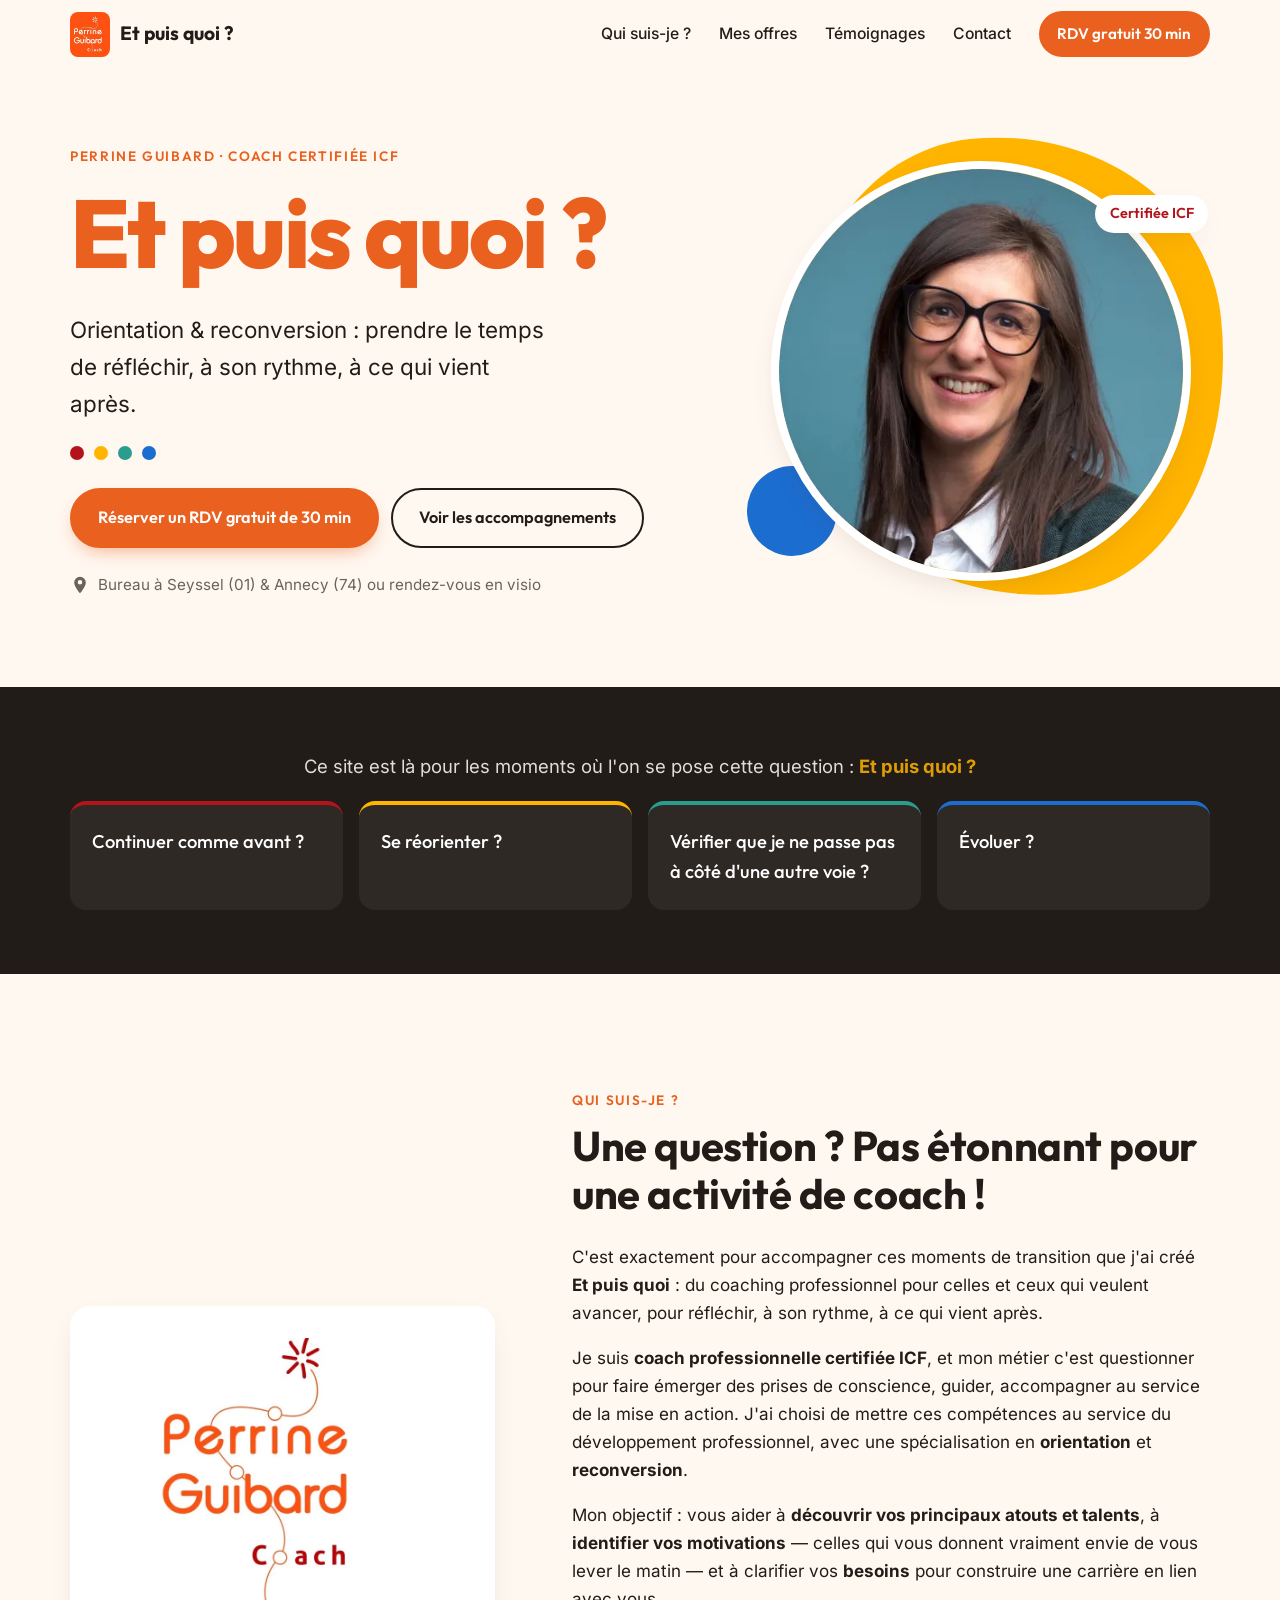
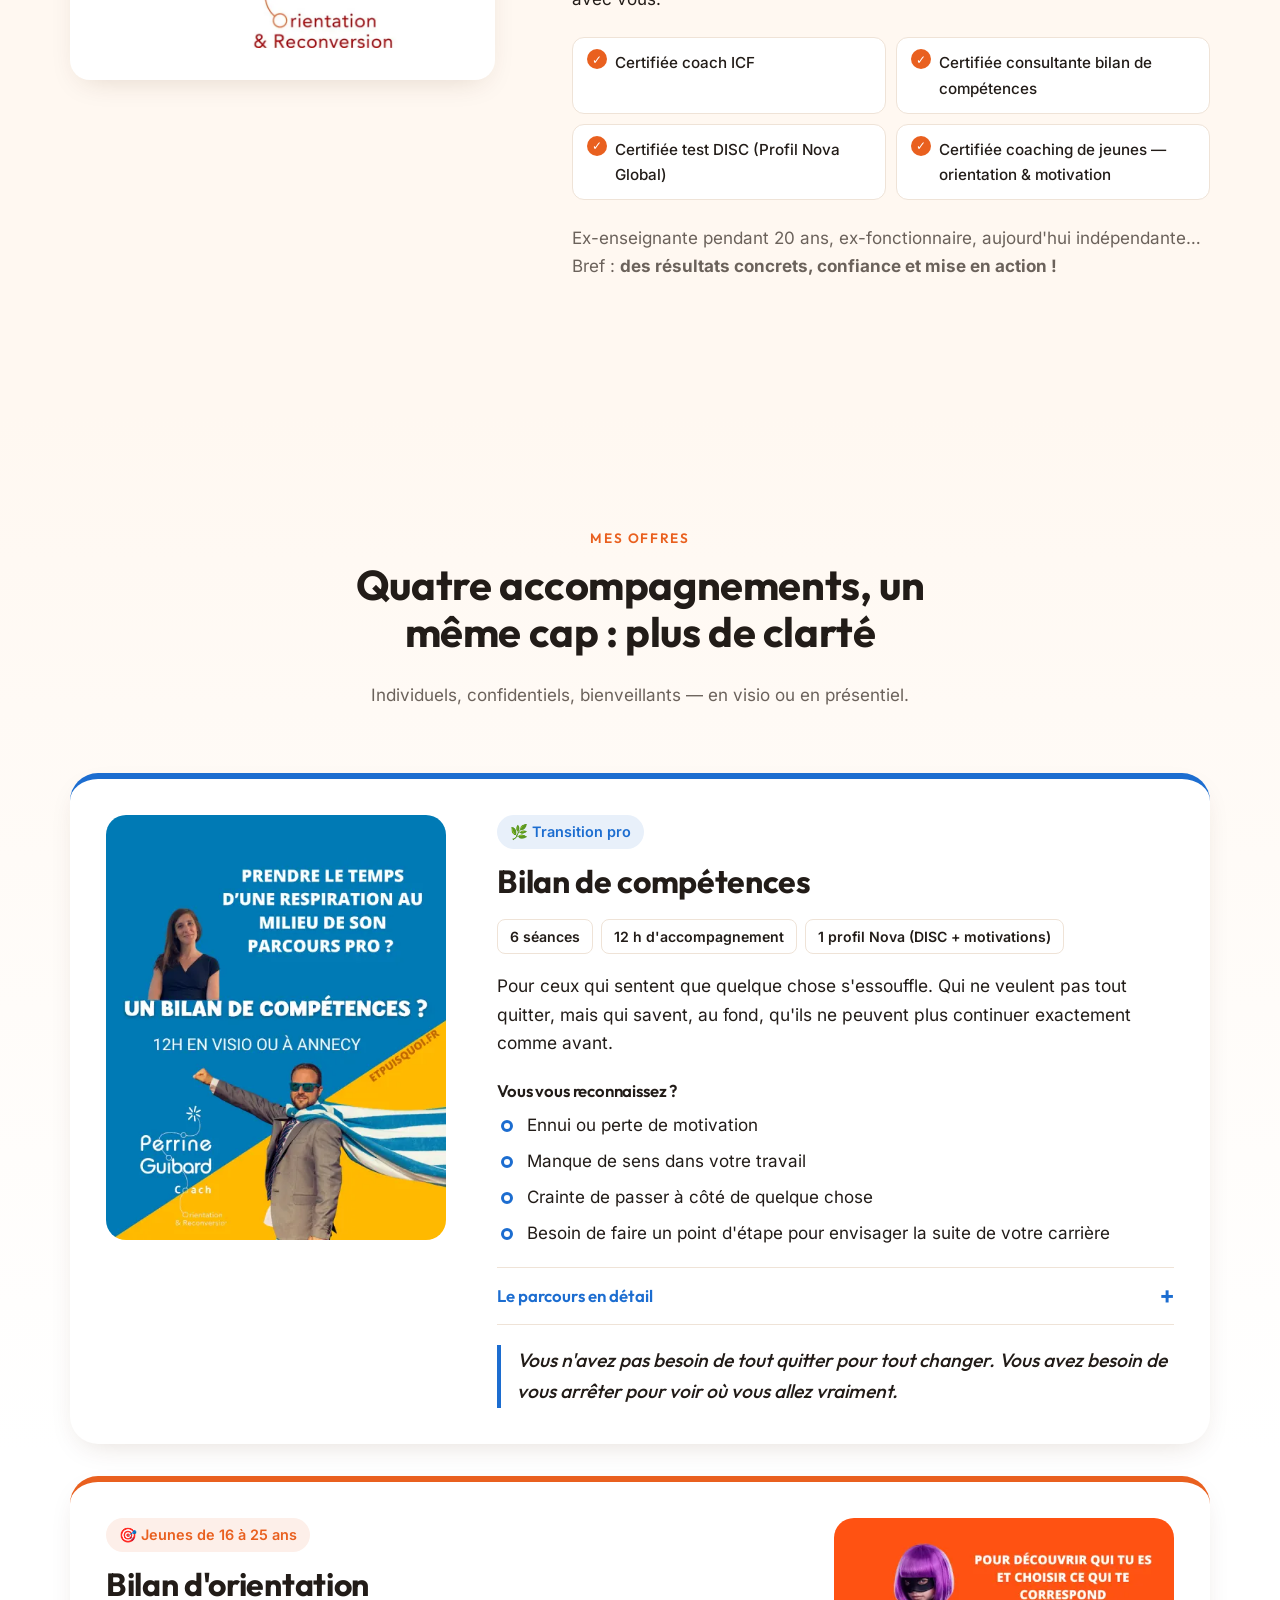
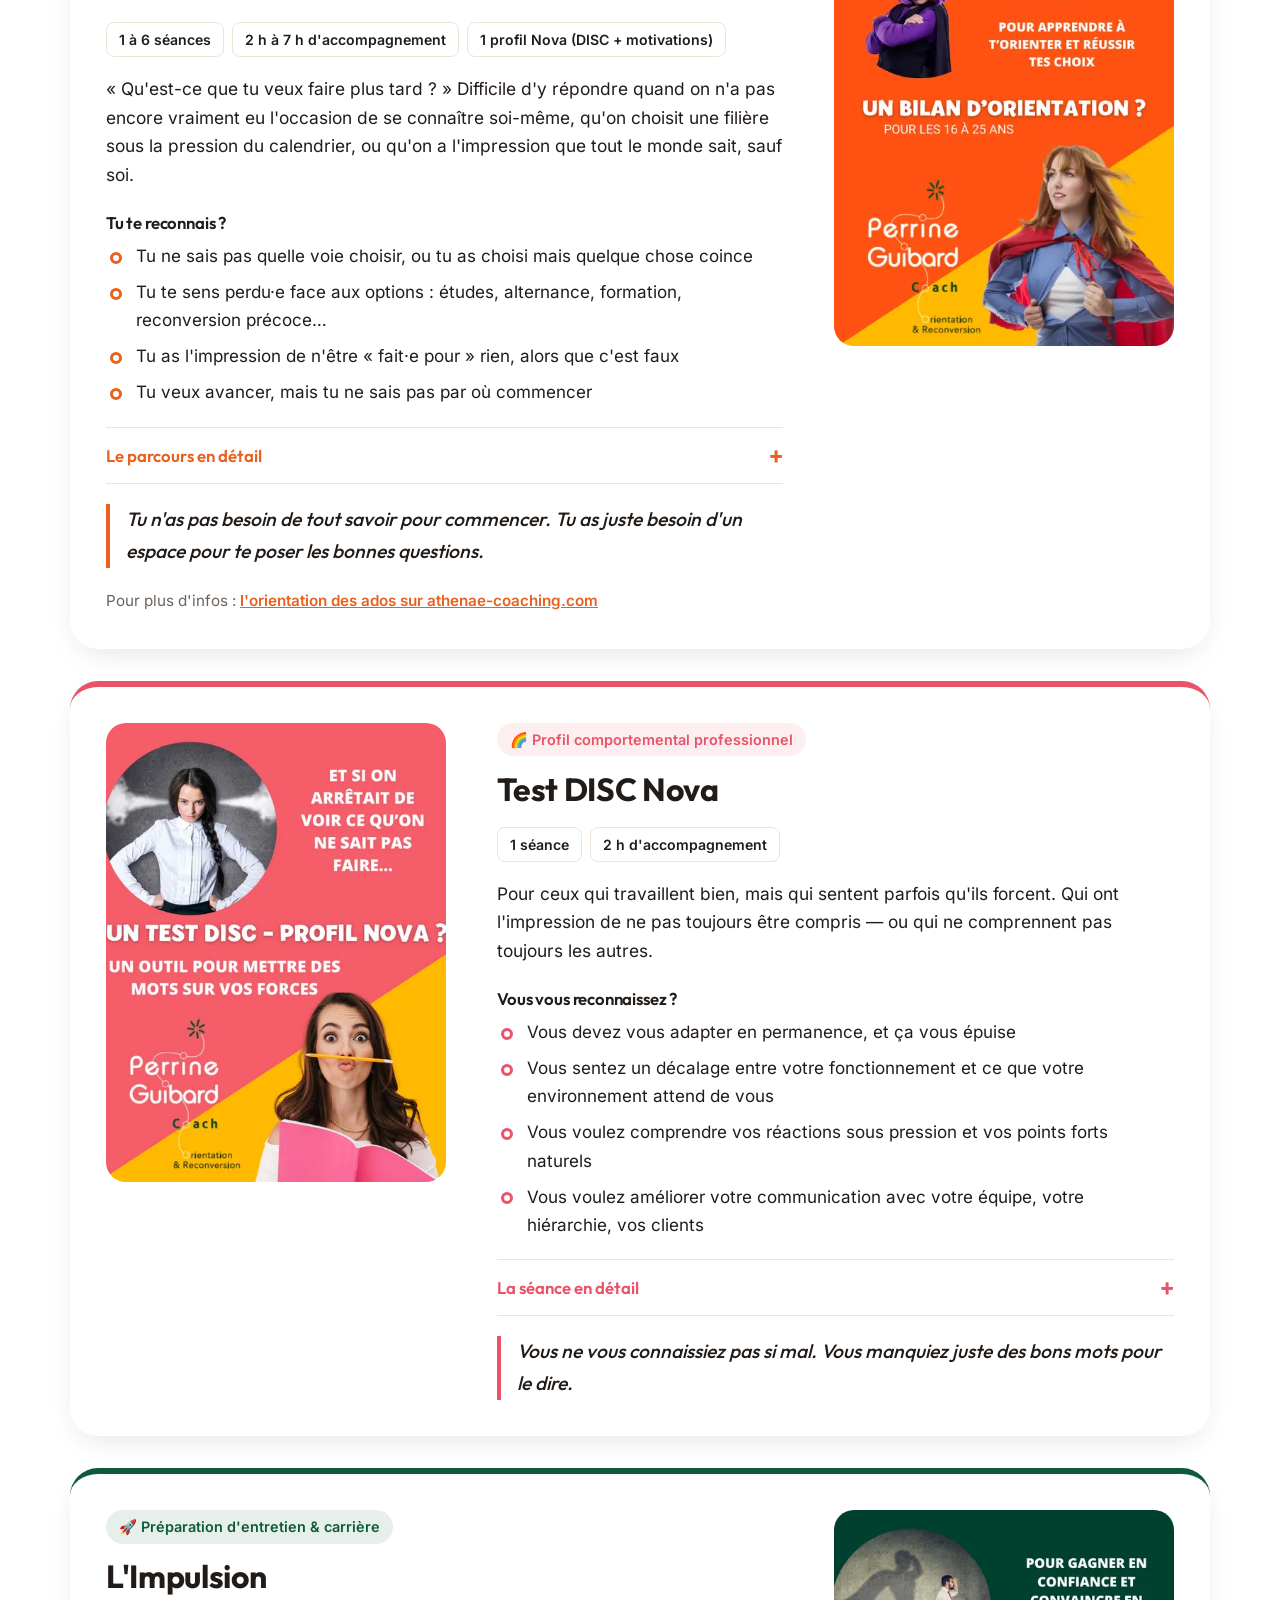
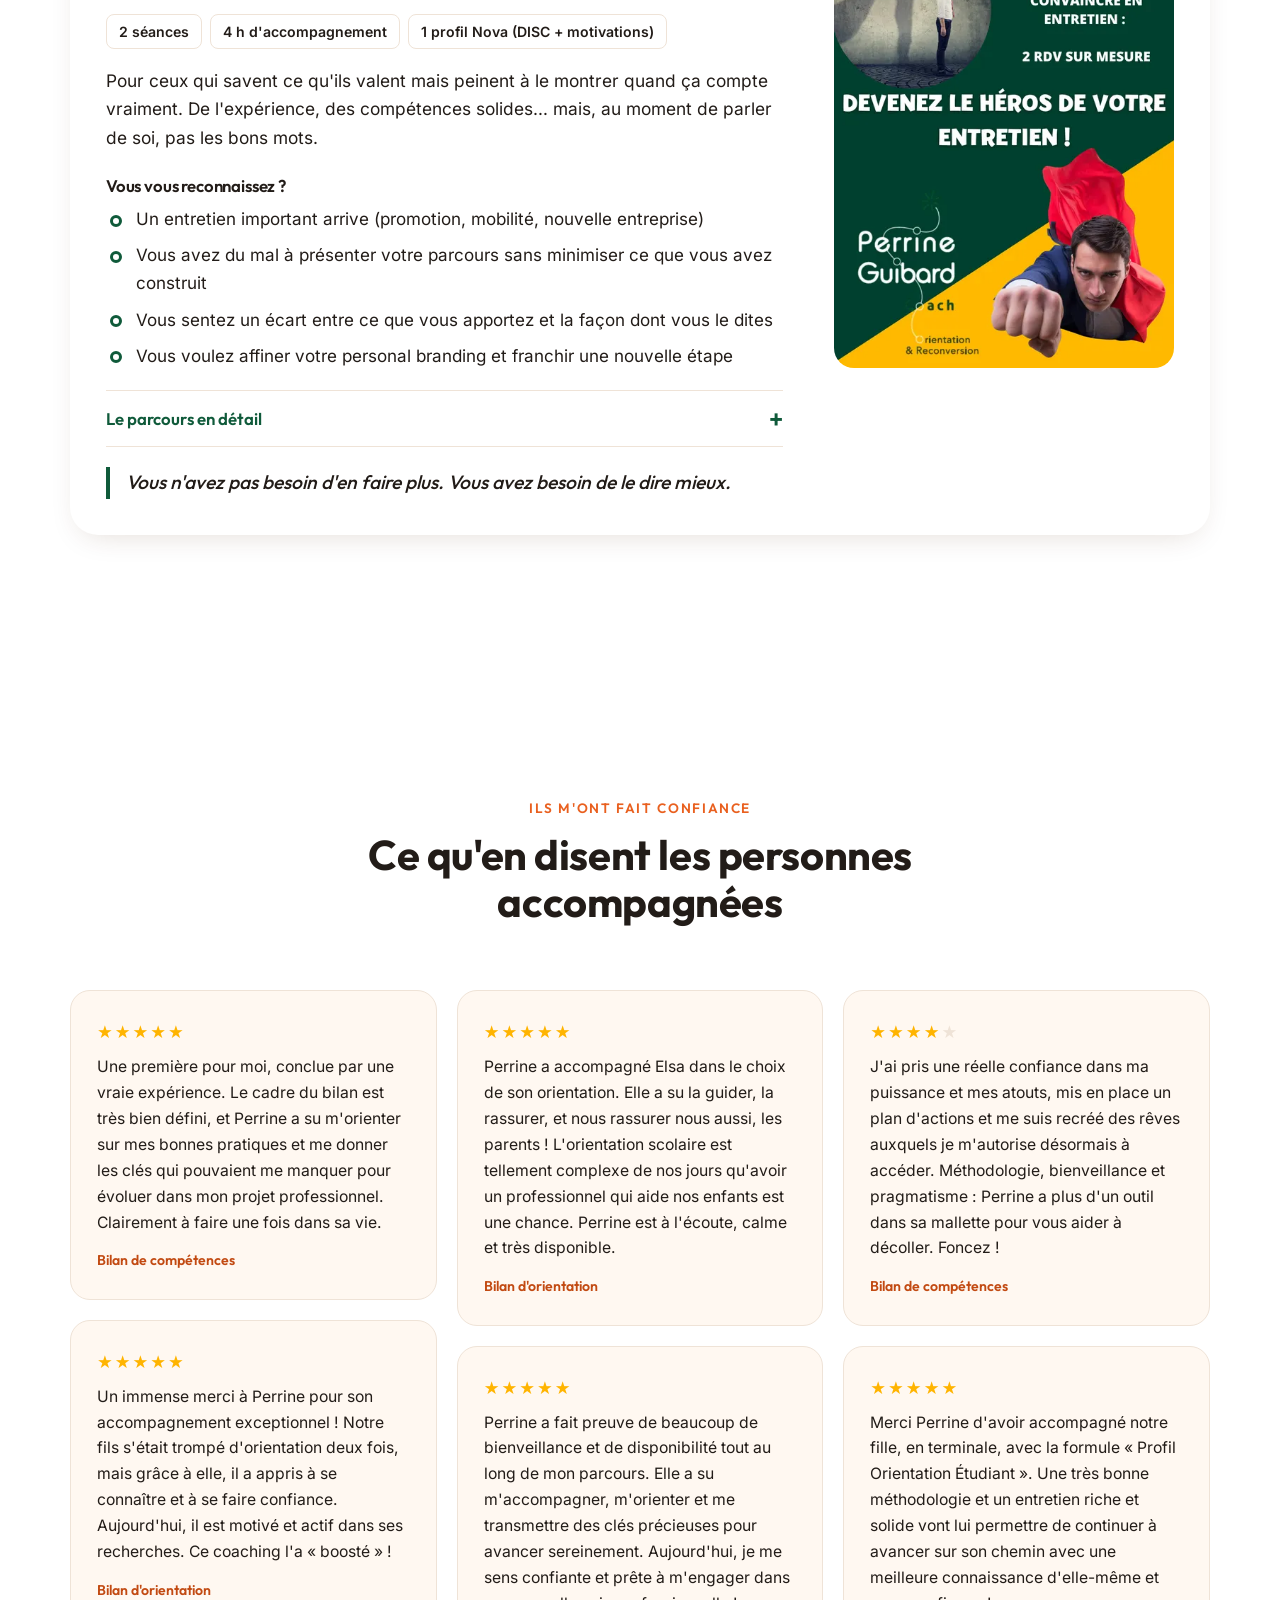
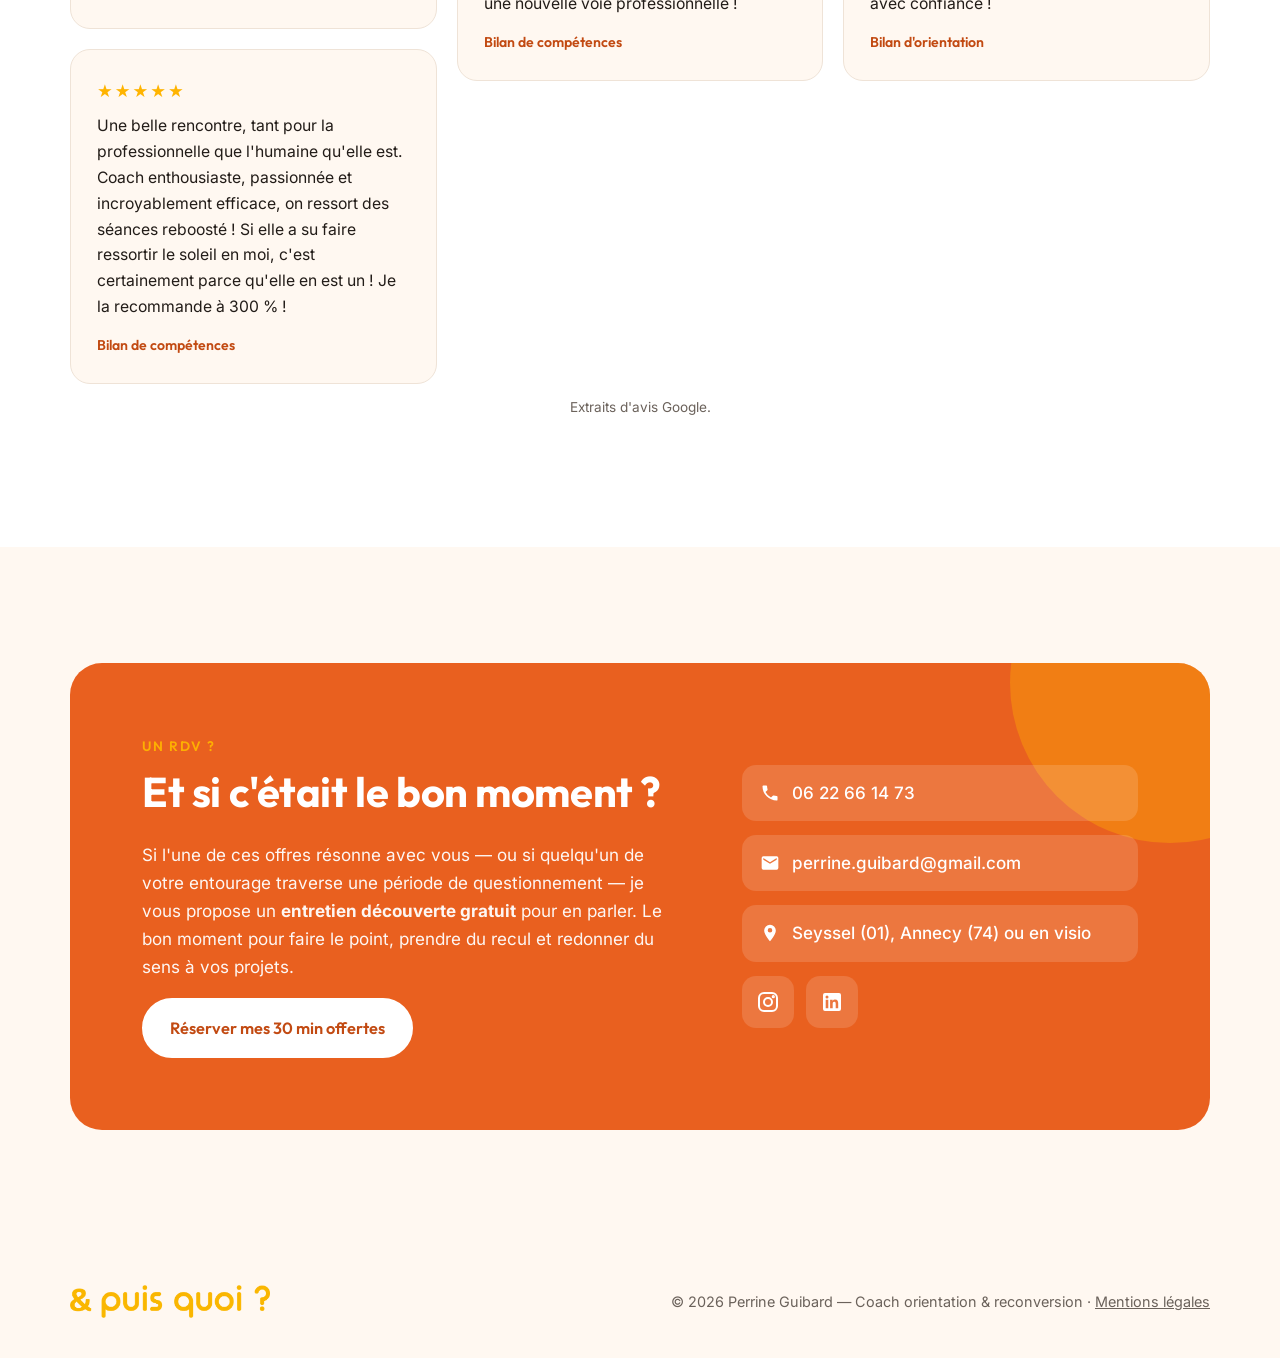
<file: index.html>
<!doctype html>
<html lang="fr">
<head>
  <meta charset="utf-8">
  <meta name="viewport" content="width=device-width, initial-scale=1">
  <title>Et puis quoi ? — Perrine Guibard, coach orientation &amp; reconversion | Annecy, Seyssel, visio</title>
  <meta name="description" content="Perrine Guibard, coach certifiée ICF : bilan de compétences, bilan d'orientation 16-25 ans, test DISC Nova et préparation d'entretien. À Annecy (74), Seyssel (01) ou en visio. Premier RDV de 30 min offert.">
  <link rel="canonical" href="https://www.etpuisquoi.fr/">
  <meta name="theme-color" content="#E9601F">

  <meta property="og:type" content="website">
  <meta property="og:locale" content="fr_FR">
  <meta property="og:site_name" content="Et puis quoi ?">
  <meta property="og:title" content="Et puis quoi ? — Coaching orientation &amp; reconversion">
  <meta property="og:description" content="Bilan de compétences, orientation des jeunes, profil DISC et préparation d'entretien avec Perrine Guibard, coach certifiée ICF.">
  <meta property="og:url" content="https://www.etpuisquoi.fr/">
  <meta property="og:image" content="https://www.etpuisquoi.fr/images/og-image.jpg">
  <meta name="twitter:card" content="summary_large_image">

  <link rel="icon" type="image/png" sizes="32x32" href="favicon-32.png">
  <link rel="apple-touch-icon" href="apple-touch-icon.png">
  <link rel="preload" href="fonts/outfit.woff2" as="font" type="font/woff2" crossorigin>
  <link rel="preload" href="fonts/inter.woff2" as="font" type="font/woff2" crossorigin>
  <link rel="preload" href="images/perrine-480.webp" as="image" imagesrcset="images/perrine-480.webp 480w, images/perrine-800.webp 800w" imagesizes="(min-width: 900px) 420px, 70vw">
  <link rel="stylesheet" href="css/style.css">
  <script>document.documentElement.classList.add('js')</script>
  <script src="js/main.js" defer></script>

  <script type="application/ld+json">
  {
    "@context": "https://schema.org",
    "@type": "ProfessionalService",
    "name": "Et puis quoi ? — Perrine Guibard Coach",
    "url": "https://www.etpuisquoi.fr/",
    "image": "https://www.etpuisquoi.fr/images/og-image.jpg",
    "description": "Coaching professionnel certifié ICF : orientation, reconversion, bilan de compétences, profil DISC Nova et préparation d'entretien.",
    "telephone": "+33622661473",
    "email": "perrine.guibard@gmail.com",
    "areaServed": ["Annecy", "Seyssel", "Haute-Savoie", "Ain", "France"],
    "address": [
      {"@type": "PostalAddress", "addressLocality": "Annecy", "postalCode": "74000", "addressCountry": "FR"},
      {"@type": "PostalAddress", "streetAddress": "13 bis rue du Lieutenant Bovagne", "addressLocality": "Seyssel", "postalCode": "01420", "addressCountry": "FR"}
    ],
    "founder": {"@type": "Person", "name": "Perrine Guibard", "jobTitle": "Coach professionnelle certifiée ICF"},
    "sameAs": [
      "https://www.instagram.com/perrine.guibard.coach/",
      "https://www.linkedin.com/in/perrine-guibard-54677625b/"
    ]
  }
  </script>
</head>
<body>
  <a class="skip-link" href="#contenu">Aller au contenu</a>

  <header class="site-header" id="haut">
    <div class="container header-inner">
      <a class="brand" href="#haut" aria-label="Et puis quoi ? — accueil">
        <img src="images/logo-160.webp" width="40" height="45" alt="">
        <span>Et puis quoi&nbsp;?</span>
      </a>
      <button class="nav-toggle" aria-expanded="false" aria-controls="menu" aria-label="Ouvrir le menu">
        <span></span><span></span><span></span>
      </button>
      <nav class="nav" id="menu" aria-label="Navigation principale">
        <a href="#qui-suis-je">Qui suis-je&nbsp;?</a>
        <a href="#offres">Mes offres</a>
        <a href="#temoignages">Témoignages</a>
        <a href="#contact">Contact</a>
        <a class="btn btn-sm" href="https://calendly.com/perrine-guibard/30min" target="_blank" rel="noopener">RDV gratuit 30&nbsp;min</a>
      </nav>
    </div>
  </header>

  <main id="contenu">
    <!-- HERO -->
    <section class="hero">
      <div class="container hero-inner">
        <div class="hero-text">
          <p class="eyebrow">Perrine Guibard · Coach certifiée ICF</p>
          <h1>Et puis quoi&nbsp;?</h1>
          <p class="hero-lead">Orientation &amp; reconversion&nbsp;: prendre le temps de réfléchir, à son rythme, à ce qui vient après.</p>
          <ul class="dots" aria-hidden="true"><li></li><li></li><li></li><li></li></ul>
          <div class="hero-cta">
            <a class="btn" href="https://calendly.com/perrine-guibard/30min" target="_blank" rel="noopener">Réserver un RDV gratuit de 30&nbsp;min</a>
            <a class="btn btn-ghost" href="#offres">Voir les accompagnements</a>
          </div>
          <p class="hero-place">
            <svg aria-hidden="true" viewBox="0 0 24 24"><path d="M12 2a7 7 0 0 0-7 7c0 5.2 7 13 7 13s7-7.8 7-13a7 7 0 0 0-7-7Zm0 9.5A2.5 2.5 0 1 1 12 6a2.5 2.5 0 0 1 0 5.5Z"/></svg>
            Bureau à Seyssel (01) &amp; Annecy (74) ou rendez-vous en visio
          </p>
        </div>
        <div class="hero-photo">
          <img src="images/perrine-480.webp" srcset="images/perrine-480.webp 480w, images/perrine-800.webp 800w" sizes="(min-width: 900px) 420px, 70vw" width="800" height="800" alt="Portrait de Perrine Guibard, coach en orientation et reconversion" fetchpriority="high">
          <span class="badge-float">Certifiée ICF</span>
        </div>
      </div>
    </section>

    <!-- QUESTIONS -->
    <section class="questions" aria-labelledby="q-title">
      <div class="container">
        <h2 id="q-title" class="sr-only">Les questions qui amènent ici</h2>
        <p class="questions-intro">Ce site est là pour les moments où l'on se pose cette question&nbsp;: <strong>Et puis quoi&nbsp;?</strong></p>
        <ul class="question-list">
          <li>Continuer comme avant&nbsp;?</li>
          <li>Se réorienter&nbsp;?</li>
          <li>Vérifier que je ne passe pas à côté d'une autre voie&nbsp;?</li>
          <li>Évoluer&nbsp;?</li>
        </ul>
      </div>
    </section>

    <!-- QUI SUIS-JE -->
    <section class="section about reveal" id="qui-suis-je">
      <div class="container about-grid">
        <div class="about-logo">
          <img src="images/logo-full-800.webp" width="800" height="688" loading="lazy" alt="Logo Perrine Guibard Coach — Orientation &amp; Reconversion">
        </div>
        <div class="about-text">
          <p class="eyebrow">Qui suis-je&nbsp;?</p>
          <h2>Une question&nbsp;? Pas étonnant pour une activité de coach&nbsp;!</h2>
          <p>C'est exactement pour accompagner ces moments de transition que j'ai créé <strong>Et puis quoi</strong>&nbsp;: du coaching professionnel pour celles et ceux qui veulent avancer, pour réfléchir, à son rythme, à ce qui vient après.</p>
          <p>Je suis <strong>coach professionnelle certifiée ICF</strong>, et mon métier c'est questionner pour faire émerger des prises de conscience, guider, accompagner au service de la mise en action. J'ai choisi de mettre ces compétences au service du développement professionnel, avec une spécialisation en <strong>orientation</strong> et <strong>reconversion</strong>.</p>
          <p>Mon objectif&nbsp;: vous aider à <strong>découvrir vos principaux atouts et talents</strong>, à <strong>identifier vos motivations</strong> — celles qui vous donnent vraiment envie de vous lever le matin — et à clarifier vos <strong>besoins</strong> pour construire une carrière en lien avec vous.</p>
          <ul class="certifs">
            <li>Certifiée coach ICF</li>
            <li>Certifiée consultante bilan de compétences</li>
            <li>Certifiée test DISC (Profil Nova Global)</li>
            <li>Certifiée coaching de jeunes — orientation &amp; motivation</li>
          </ul>
          <p class="about-note">Ex-enseignante pendant 20&nbsp;ans, ex-fonctionnaire, aujourd'hui indépendante… Bref&nbsp;: <strong>des résultats concrets, confiance et mise en action&nbsp;!</strong></p>
        </div>
      </div>
    </section>

    <!-- OFFRES -->
    <section class="section offers" id="offres">
      <div class="container">
        <header class="section-head reveal">
          <p class="eyebrow">Mes offres</p>
          <h2>Quatre accompagnements, un même cap&nbsp;: plus de clarté</h2>
          <p>Individuels, confidentiels, bienveillants — en visio ou en présentiel.</p>
        </header>

        <article class="offer reveal" style="--accent: var(--blue)" id="bilan-competences">
          <img class="offer-img" src="images/offre-1-480.webp" srcset="images/offre-1-480.webp 480w, images/offre-1-720.webp 720w" sizes="(min-width: 900px) 340px, 90vw" width="720" height="900" loading="lazy" alt="Visuel : un bilan de compétences ? 12h en visio ou à Annecy">
          <div class="offer-body">
            <p class="offer-tag">🌿 Transition pro</p>
            <h3>Bilan de compétences</h3>
            <ul class="facts"><li>6 séances</li><li>12 h d'accompagnement</li><li>1 profil Nova (DISC + motivations)</li></ul>
            <p class="offer-pitch">Pour ceux qui sentent que quelque chose s'essouffle. Qui ne veulent pas tout quitter, mais qui savent, au fond, qu'ils ne peuvent plus continuer exactement comme avant.</p>
            <h4>Vous vous reconnaissez&nbsp;?</h4>
            <ul class="checks">
              <li>Ennui ou perte de motivation</li>
              <li>Manque de sens dans votre travail</li>
              <li>Crainte de passer à côté de quelque chose</li>
              <li>Besoin de faire un point d'étape pour envisager la suite de votre carrière</li>
            </ul>
            <details>
              <summary>Le parcours en détail</summary>
              <p>Un voyage en 6 étapes, 12 heures d'accompagnement individuel, pour aller chercher ce que vous savez déjà de vous-même, mais que vous n'avez jamais eu le temps de mettre en mots.</p>
              <p>On commence par regarder le chemin parcouru&nbsp;: vos victoires, vos défis, vos compétences, souvent plus riches que vous ne le pensez. On explore ce qui vous motive en profondeur. On part à la chasse aux pistes professionnelles. Et on finit par construire un plan d'action concret, réaliste, qui vous ressemble.</p>
              <h4>Vous repartez avec</h4>
              <ul class="checks">
                <li>Une connaissance claire de vos forces, de vos valeurs et de ce qui vous donne de l'énergie</li>
                <li>Des pistes professionnelles concrètes, explorées et hiérarchisées</li>
                <li>Un plan d'action avec des premières étapes&nbsp;: pas un rêve, un cap</li>
                <li>La certitude de vous être vraiment accordé du temps pour vous</li>
              </ul>
              <p>Certains repartent avec un projet de reconversion. D'autres, avec la confirmation qu'ils sont au bon endroit, mais qu'il faut changer quelque chose. Tous repartent avec plus de clarté.</p>
            </details>
            <p class="offer-quote">Vous n'avez pas besoin de tout quitter pour tout changer. Vous avez besoin de vous arrêter pour voir où vous allez vraiment.</p>
          </div>
        </article>

        <article class="offer reveal" style="--accent: var(--orange)" id="bilan-orientation">
          <img class="offer-img" src="images/offre-2-480.webp" srcset="images/offre-2-480.webp 480w, images/offre-2-720.webp 720w" sizes="(min-width: 900px) 340px, 90vw" width="720" height="906" loading="lazy" alt="Visuel : un bilan d'orientation ? Pour les 16 à 25 ans">
          <div class="offer-body">
            <p class="offer-tag">🎯 Jeunes de 16 à 25 ans</p>
            <h3>Bilan d'orientation</h3>
            <ul class="facts"><li>1 à 6 séances</li><li>2 h à 7 h d'accompagnement</li><li>1 profil Nova (DISC + motivations)</li></ul>
            <p class="offer-pitch">« Qu'est-ce que tu veux faire plus tard&nbsp;? » Difficile d'y répondre quand on n'a pas encore vraiment eu l'occasion de se connaître soi-même, qu'on choisit une filière sous la pression du calendrier, ou qu'on a l'impression que tout le monde sait, sauf soi.</p>
            <h4>Tu te reconnais&nbsp;?</h4>
            <ul class="checks">
              <li>Tu ne sais pas quelle voie choisir, ou tu as choisi mais quelque chose coince</li>
              <li>Tu te sens perdu·e face aux options&nbsp;: études, alternance, formation, reconversion précoce…</li>
              <li>Tu as l'impression de n'être « fait·e pour » rien, alors que c'est faux</li>
              <li>Tu veux avancer, mais tu ne sais pas par où commencer</li>
            </ul>
            <details>
              <summary>Le parcours en détail</summary>
              <p>Une aventure en 1 à 6 étapes, à ton rythme, pour aller chercher ce que tu sais déjà de toi-même, mais que tu n'as jamais eu l'occasion de mettre en mots.</p>
              <p>On commence par explorer qui tu es vraiment&nbsp;: tes forces, tes valeurs, ce qui t'anime. On part à la découverte de tes envies, même les plus floues, avec des outils concrets et ludiques. On explore des pistes professionnelles qui te ressemblent. Et on construit ensemble un plan d'action clair, adapté à ta situation et à tes contraintes.</p>
              <h4>Tu repars avec</h4>
              <ul class="checks">
                <li>Une meilleure connaissance de toi-même</li>
                <li>Des pistes d'orientation concrètes&nbsp;: filières, métiers, environnements de travail</li>
                <li>Un plan d'action avec des premières étapes adaptées à ta situation</li>
                <li>L'impression d'avoir été vraiment entendu·e, pas juste orienté·e</li>
              </ul>
              <h4>Et pour les parents qui lisent aussi…</h4>
              <p>Vous voyez votre jeune douter, hésiter face aux questions sur son avenir&nbsp;? Format souple de 1 à 6 séances, idéal pour l'orientation post-3<sup>e</sup>, post-bac, une réorientation ou l'entrée dans la vie active. Ex-enseignante pendant 20&nbsp;ans, j'apporte mon expertise des études et des parcours de jeunes au service de son orientation.</p>
            </details>
            <p class="offer-quote">Tu n'as pas besoin de tout savoir pour commencer. Tu as juste besoin d'un espace pour te poser les bonnes questions.</p>
            <p class="offer-more">Pour plus d'infos&nbsp;: <a href="https://www.athenae-coaching.com/orientation-ados" target="_blank" rel="noopener">l'orientation des ados sur athenae-coaching.com</a></p>
          </div>
        </article>

        <article class="offer reveal" style="--accent: var(--pink)" id="test-disc">
          <img class="offer-img" src="images/offre-3-480.webp" srcset="images/offre-3-480.webp 480w, images/offre-3-720.webp 720w" sizes="(min-width: 900px) 340px, 90vw" width="720" height="973" loading="lazy" alt="Visuel : un test DISC - Profil Nova ? Un outil pour mettre des mots sur vos forces">
          <div class="offer-body">
            <p class="offer-tag">🌈 Profil comportemental professionnel</p>
            <h3>Test DISC Nova</h3>
            <ul class="facts"><li>1 séance</li><li>2 h d'accompagnement</li></ul>
            <p class="offer-pitch">Pour ceux qui travaillent bien, mais qui sentent parfois qu'ils forcent. Qui ont l'impression de ne pas toujours être compris — ou qui ne comprennent pas toujours les autres.</p>
            <h4>Vous vous reconnaissez&nbsp;?</h4>
            <ul class="checks">
              <li>Vous devez vous adapter en permanence, et ça vous épuise</li>
              <li>Vous sentez un décalage entre votre fonctionnement et ce que votre environnement attend de vous</li>
              <li>Vous voulez comprendre vos réactions sous pression et vos points forts naturels</li>
              <li>Vous voulez améliorer votre communication avec votre équipe, votre hiérarchie, vos clients</li>
            </ul>
            <details>
              <summary>La séance en détail</summary>
              <p>Deux heures pour voir clairement comment vous fonctionnez au travail. Pas ce que vous faites, mais comment vous le faites&nbsp;: ce qui vous est naturel, ce qui vous coûte, ce que vous transmettez aux autres sans forcément le savoir.</p>
              <p>On passe le test comportemental, puis on explore ensemble vos résultats&nbsp;: modes de communication, réflexes sous pression, motivations profondes, sources de friction. On finit par identifier des ajustements simples et concrets, applicables immédiatement.</p>
              <h4>Vous repartez avec</h4>
              <ul class="checks">
                <li>Une compréhension claire de votre style naturel de fonctionnement au travail</li>
                <li>Des mots précis pour parler de vous et de vos forces</li>
                <li>Des clés pour mieux gérer les situations difficiles et les personnalités différentes</li>
                <li>La certitude d'avoir été vraiment vu, pas juste évalué</li>
              </ul>
            </details>
            <p class="offer-quote">Vous ne vous connaissiez pas si mal. Vous manquiez juste des bons mots pour le dire.</p>
          </div>
        </article>

        <article class="offer reveal" style="--accent: var(--green)" id="impulsion">
          <img class="offer-img" src="images/offre-4-480.webp" srcset="images/offre-4-480.webp 480w, images/offre-4-720.webp 720w" sizes="(min-width: 900px) 340px, 90vw" width="720" height="971" loading="lazy" alt="Visuel : devenez le héros de votre entretien ! 2 RDV sur mesure">
          <div class="offer-body">
            <p class="offer-tag">🚀 Préparation d'entretien &amp; carrière</p>
            <h3>L'Impulsion</h3>
            <ul class="facts"><li>2 séances</li><li>4 h d'accompagnement</li><li>1 profil Nova (DISC + motivations)</li></ul>
            <p class="offer-pitch">Pour ceux qui savent ce qu'ils valent mais peinent à le montrer quand ça compte vraiment. De l'expérience, des compétences solides… mais, au moment de parler de soi, pas les bons mots.</p>
            <h4>Vous vous reconnaissez&nbsp;?</h4>
            <ul class="checks">
              <li>Un entretien important arrive (promotion, mobilité, nouvelle entreprise)</li>
              <li>Vous avez du mal à présenter votre parcours sans minimiser ce que vous avez construit</li>
              <li>Vous sentez un écart entre ce que vous apportez et la façon dont vous le dites</li>
              <li>Vous voulez affiner votre personal branding et franchir une nouvelle étape</li>
            </ul>
            <details>
              <summary>Le parcours en détail</summary>
              <p>On analyse votre parcours&nbsp;: compétences, réussites, ce que vous apportez d'unique. On travaille votre discours professionnel — pas pour le rendre brillant, mais pour le rendre juste et convaincant. On prépare les questions qui font trébucher. Et on construit les documents qui vous représentent vraiment&nbsp;: CV, lettre, présentation.</p>
              <h4>Vous repartez avec</h4>
              <ul class="checks">
                <li>Un discours professionnel clair, structuré, aligné avec ce que vous êtes</li>
                <li>La capacité à parler de vos compétences avec confiance, sans sur-vendre ni minimiser</li>
                <li>Des documents professionnels précis et percutants, rédigés dans votre voix</li>
                <li>L'assurance d'arriver en entretien en sachant exactement quoi dire</li>
              </ul>
            </details>
            <p class="offer-quote">Vous n'avez pas besoin d'en faire plus. Vous avez besoin de le dire mieux.</p>
          </div>
        </article>
      </div>
    </section>

    <!-- TÉMOIGNAGES -->
    <section class="section testimonials" id="temoignages">
      <div class="container">
        <header class="section-head reveal">
          <p class="eyebrow">Ils m'ont fait confiance</p>
          <h2>Ce qu'en disent les personnes accompagnées</h2>
        </header>
        <div class="reviews">
          <figure class="review reveal"><p class="stars" aria-label="5 étoiles sur 5">★★★★★</p><blockquote>Une première pour moi, conclue par une vraie expérience. Le cadre du bilan est très bien défini, et Perrine a su m'orienter sur mes bonnes pratiques et me donner les clés qui pouvaient me manquer pour évoluer dans mon projet professionnel. Clairement à faire une fois dans sa vie.</blockquote><figcaption>Bilan de compétences</figcaption></figure>
          <figure class="review reveal"><p class="stars" aria-label="5 étoiles sur 5">★★★★★</p><blockquote>Un immense merci à Perrine pour son accompagnement exceptionnel&nbsp;! Notre fils s'était trompé d'orientation deux fois, mais grâce à elle, il a appris à se connaître et à se faire confiance. Aujourd'hui, il est motivé et actif dans ses recherches. Ce coaching l'a «&nbsp;boosté&nbsp;»&nbsp;!</blockquote><figcaption>Bilan d'orientation</figcaption></figure>
          <figure class="review reveal"><p class="stars" aria-label="5 étoiles sur 5">★★★★★</p><blockquote>Une belle rencontre, tant pour la professionnelle que l'humaine qu'elle est. Coach enthousiaste, passionnée et incroyablement efficace, on ressort des séances reboosté&nbsp;! Si elle a su faire ressortir le soleil en moi, c'est certainement parce qu'elle en est un&nbsp;! Je la recommande à 300&nbsp;%&nbsp;!</blockquote><figcaption>Bilan de compétences</figcaption></figure>
          <figure class="review reveal"><p class="stars" aria-label="5 étoiles sur 5">★★★★★</p><blockquote>Perrine a accompagné Elsa dans le choix de son orientation. Elle a su la guider, la rassurer, et nous rassurer nous aussi, les parents&nbsp;! L'orientation scolaire est tellement complexe de nos jours qu'avoir un professionnel qui aide nos enfants est une chance. Perrine est à l'écoute, calme et très disponible.</blockquote><figcaption>Bilan d'orientation</figcaption></figure>
          <figure class="review reveal"><p class="stars" aria-label="5 étoiles sur 5">★★★★★</p><blockquote>Perrine a fait preuve de beaucoup de bienveillance et de disponibilité tout au long de mon parcours. Elle a su m'accompagner, m'orienter et me transmettre des clés précieuses pour avancer sereinement. Aujourd'hui, je me sens confiante et prête à m'engager dans une nouvelle voie professionnelle&nbsp;!</blockquote><figcaption>Bilan de compétences</figcaption></figure>
          <figure class="review reveal"><p class="stars" aria-label="4 étoiles sur 5">★★★★<span>★</span></p><blockquote>J'ai pris une réelle confiance dans ma puissance et mes atouts, mis en place un plan d'actions et me suis recréé des rêves auxquels je m'autorise désormais à accéder. Méthodologie, bienveillance et pragmatisme&nbsp;: Perrine a plus d'un outil dans sa mallette pour vous aider à décoller. Foncez&nbsp;!</blockquote><figcaption>Bilan de compétences</figcaption></figure>
          <figure class="review reveal"><p class="stars" aria-label="5 étoiles sur 5">★★★★★</p><blockquote>Merci Perrine d'avoir accompagné notre fille, en terminale, avec la formule «&nbsp;Profil Orientation Étudiant&nbsp;». Une très bonne méthodologie et un entretien riche et solide vont lui permettre de continuer à avancer sur son chemin avec une meilleure connaissance d'elle-même et avec confiance&nbsp;!</blockquote><figcaption>Bilan d'orientation</figcaption></figure>
        </div>
        <p class="reviews-source">Extraits d'avis Google.</p>
      </div>
    </section>

    <!-- CONTACT -->
    <section class="section contact" id="contact">
      <div class="container contact-card reveal">
        <div class="contact-text">
          <p class="eyebrow">Un RDV&nbsp;?</p>
          <h2>Et si c'était le bon moment&nbsp;?</h2>
          <p>Si l'une de ces offres résonne avec vous — ou si quelqu'un de votre entourage traverse une période de questionnement — je vous propose un <strong>entretien découverte gratuit</strong> pour en parler. Le bon moment pour faire le point, prendre du recul et redonner du sens à vos projets.</p>
          <a class="btn btn-light" href="https://calendly.com/perrine-guibard/30min" target="_blank" rel="noopener">Réserver mes 30&nbsp;min offertes</a>
        </div>
        <ul class="contact-list">
          <li><a href="tel:+33622661473"><svg aria-hidden="true" viewBox="0 0 24 24"><path d="M6.6 10.8a15.1 15.1 0 0 0 6.6 6.6l2.2-2.2a1 1 0 0 1 1-.25 11.4 11.4 0 0 0 3.6.57 1 1 0 0 1 1 1V20a1 1 0 0 1-1 1A17 17 0 0 1 3 4a1 1 0 0 1 1-1h3.5a1 1 0 0 1 1 1c0 1.25.2 2.45.57 3.57a1 1 0 0 1-.25 1Z"/></svg>06 22 66 14 73</a></li>
          <li><a href="mailto:perrine.guibard@gmail.com"><svg aria-hidden="true" viewBox="0 0 24 24"><path d="M20 4H4a2 2 0 0 0-2 2v12a2 2 0 0 0 2 2h16a2 2 0 0 0 2-2V6a2 2 0 0 0-2-2Zm0 4-8 5-8-5V6l8 5 8-5Z"/></svg>perrine.guibard@gmail.com</a></li>
          <li><span><svg aria-hidden="true" viewBox="0 0 24 24"><path d="M12 2a7 7 0 0 0-7 7c0 5.2 7 13 7 13s7-7.8 7-13a7 7 0 0 0-7-7Zm0 9.5A2.5 2.5 0 1 1 12 6a2.5 2.5 0 0 1 0 5.5Z"/></svg>Seyssel (01), Annecy (74) ou en visio</span></li>
          <li class="socials">
            <a href="https://www.instagram.com/perrine.guibard.coach/" target="_blank" rel="noopener" aria-label="Instagram"><svg aria-hidden="true" viewBox="0 0 24 24" style="fill:none;stroke:currentColor;stroke-width:2"><rect x="3" y="3" width="18" height="18" rx="5"/><circle cx="12" cy="12" r="4"/><circle cx="17.3" cy="6.7" r=".6" style="fill:currentColor"/></svg></a>
            <a href="https://www.linkedin.com/in/perrine-guibard-54677625b/" target="_blank" rel="noopener" aria-label="LinkedIn"><svg aria-hidden="true" viewBox="0 0 24 24"><path d="M19 3H5a2 2 0 0 0-2 2v14a2 2 0 0 0 2 2h14a2 2 0 0 0 2-2V5a2 2 0 0 0-2-2ZM8.3 18.3H5.7V9.7h2.6v8.6ZM7 8.6a1.5 1.5 0 1 1 0-3 1.5 1.5 0 0 1 0 3Zm11.3 9.7h-2.6v-4.2c0-1 0-2.3-1.4-2.3s-1.6 1.1-1.6 2.2v4.3h-2.6V9.7h2.5v1.2a2.7 2.7 0 0 1 2.5-1.4c2.6 0 3.1 1.7 3.1 4v4.8Z"/></svg></a>
          </li>
        </ul>
      </div>
    </section>
  </main>

  <footer class="site-footer">
    <div class="container footer-inner">
      <img src="images/wordmark-700.webp" width="350" height="58" loading="lazy" alt="& puis quoi ?">
      <p>© <span id="annee">2026</span> Perrine Guibard — Coach orientation &amp; reconversion · <a href="mentions-legales.html">Mentions légales</a></p>
    </div>
  </footer>
</body>
</html>
</file>
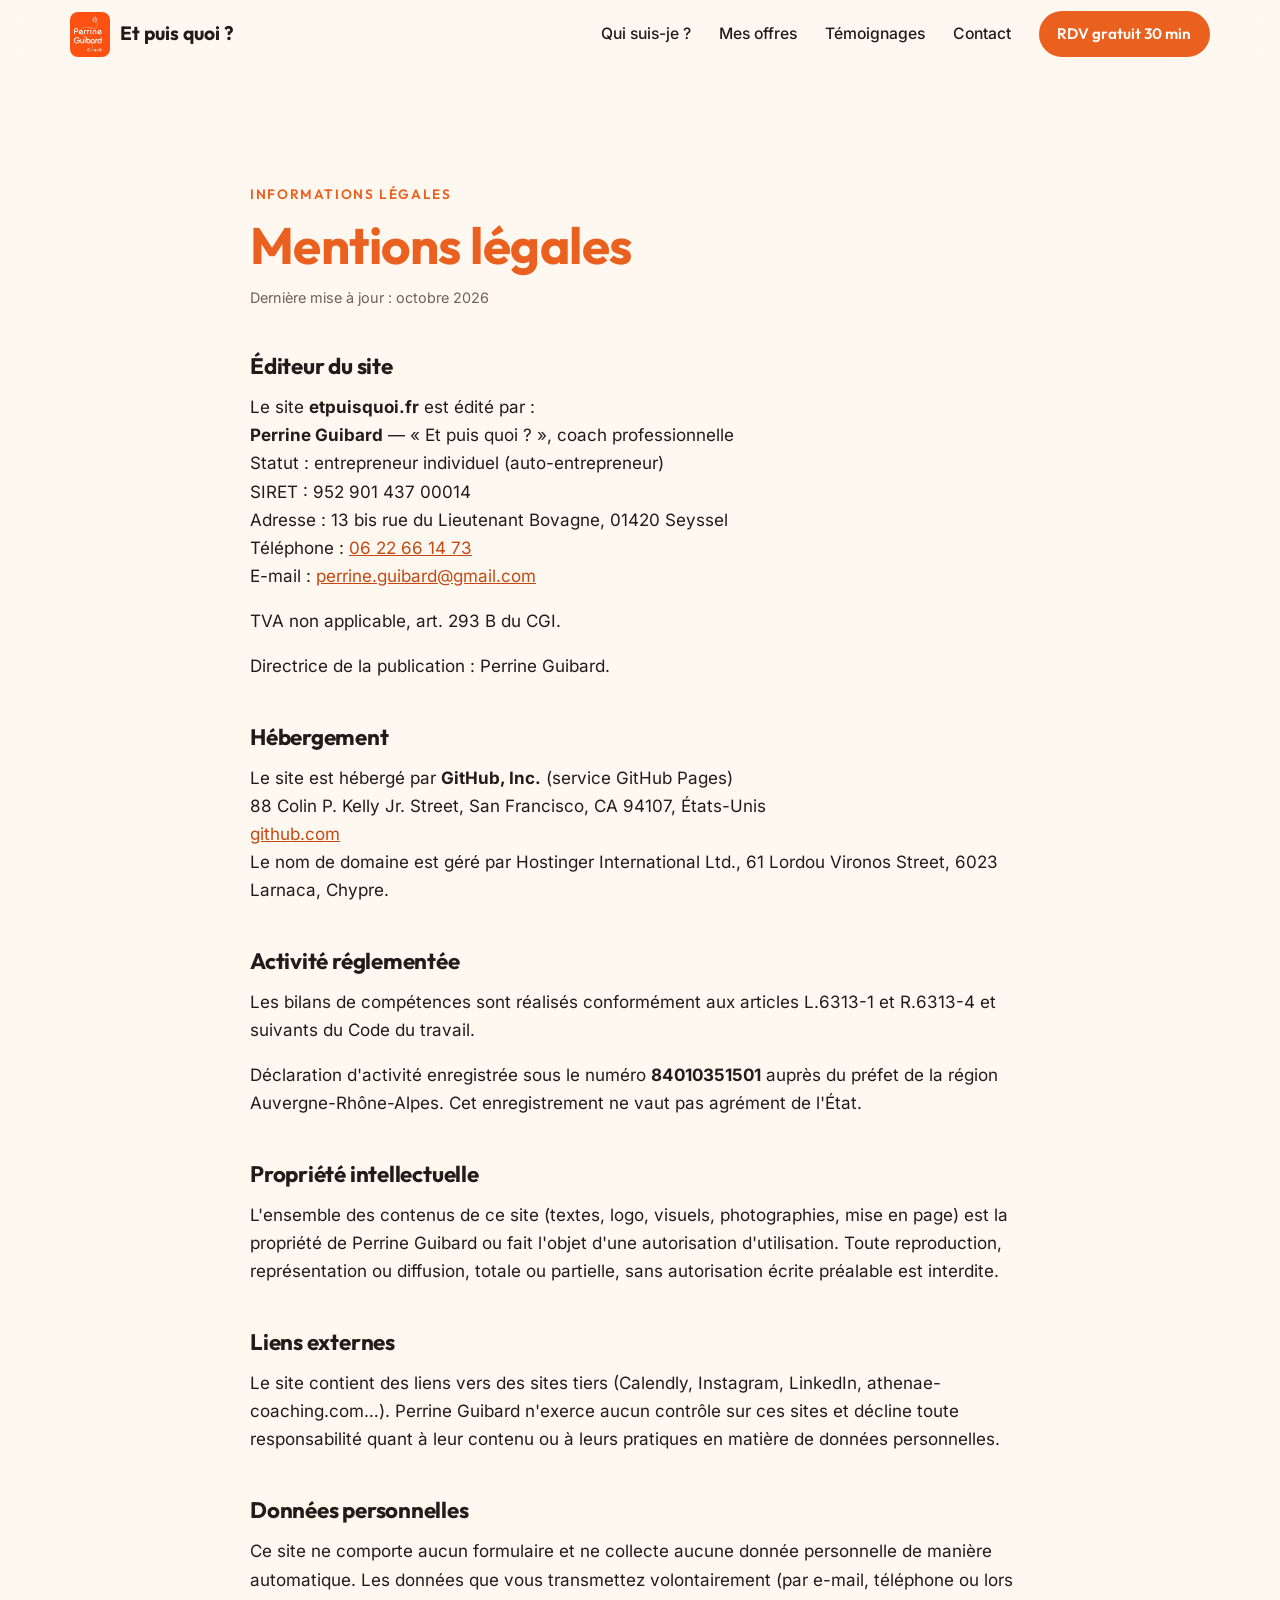
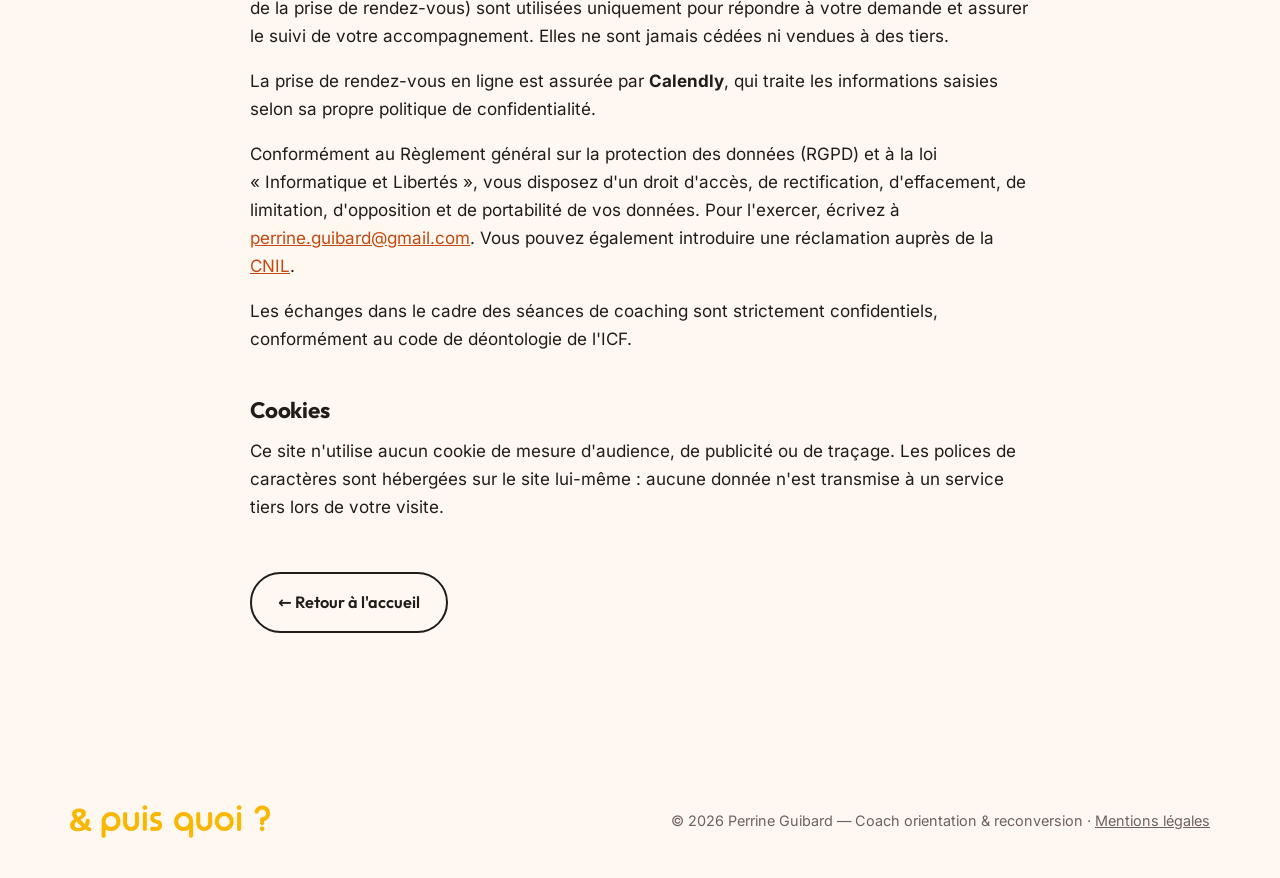
<file: mentions-legales.html>
<!doctype html>
<html lang="fr">
<head>
  <meta charset="utf-8">
  <meta name="viewport" content="width=device-width, initial-scale=1">
  <title>Mentions légales — Et puis quoi ? | Perrine Guibard Coach</title>
  <meta name="description" content="Mentions légales et politique de confidentialité du site etpuisquoi.fr — Perrine Guibard, coach orientation & reconversion.">
  <meta name="robots" content="noindex, follow">
  <link rel="canonical" href="https://www.etpuisquoi.fr/mentions-legales.html">
  <meta name="theme-color" content="#E9601F">
  <link rel="icon" type="image/png" sizes="32x32" href="favicon-32.png">
  <link rel="apple-touch-icon" href="apple-touch-icon.png">
  <link rel="preload" href="fonts/outfit.woff2" as="font" type="font/woff2" crossorigin>
  <link rel="preload" href="fonts/inter.woff2" as="font" type="font/woff2" crossorigin>
  <link rel="stylesheet" href="css/style.css">
  <script>document.documentElement.classList.add('js')</script>
  <script src="js/main.js" defer></script>
</head>
<body>
  <a class="skip-link" href="#contenu">Aller au contenu</a>

  <header class="site-header" id="haut">
    <div class="container header-inner">
      <a class="brand" href="./" aria-label="Et puis quoi ? — accueil">
        <img src="images/logo-160.webp" width="40" height="45" alt="">
        <span>Et puis quoi&nbsp;?</span>
      </a>
      <button class="nav-toggle" aria-expanded="false" aria-controls="menu" aria-label="Ouvrir le menu">
        <span></span><span></span><span></span>
      </button>
      <nav class="nav" id="menu" aria-label="Navigation principale">
        <a href="./#qui-suis-je">Qui suis-je&nbsp;?</a>
        <a href="./#offres">Mes offres</a>
        <a href="./#temoignages">Témoignages</a>
        <a href="./#contact">Contact</a>
        <a class="btn btn-sm" href="https://calendly.com/perrine-guibard/30min" target="_blank" rel="noopener">RDV gratuit 30&nbsp;min</a>
      </nav>
    </div>
  </header>

  <main id="contenu" class="section legal">
    <div class="container legal-inner">
      <p class="eyebrow">Informations légales</p>
      <h1>Mentions légales</h1>
      <p class="legal-update">Dernière mise à jour&nbsp;: octobre 2026</p>

      <h2>Éditeur du site</h2>
      <p>
        Le site <strong>etpuisquoi.fr</strong> est édité par&nbsp;:<br>
        <strong>Perrine Guibard</strong> — «&nbsp;Et puis quoi&nbsp;?&nbsp;», coach professionnelle<br>
        Statut&nbsp;: entrepreneur individuel (auto-entrepreneur)<br>
        SIRET&nbsp;: 952 901 437 00014<br>
        Adresse&nbsp;: 13 bis rue du Lieutenant Bovagne, 01420 Seyssel<br>
        Téléphone&nbsp;: <a href="tel:+33622661473">06 22 66 14 73</a><br>
        E-mail&nbsp;: <a href="mailto:perrine.guibard@gmail.com">perrine.guibard@gmail.com</a>
      </p>
      <p>TVA non applicable, art. 293 B du CGI.</p>
      <p>Directrice de la publication&nbsp;: Perrine Guibard.</p>

      <h2>Hébergement</h2>
      <p>
        Le site est hébergé par <strong>GitHub, Inc.</strong> (service GitHub Pages)<br>
        88 Colin P. Kelly Jr. Street, San Francisco, CA 94107, États-Unis<br>
        <a href="https://github.com" target="_blank" rel="noopener">github.com</a><br>
        Le nom de domaine est géré par Hostinger International Ltd., 61 Lordou Vironos Street, 6023 Larnaca, Chypre.
      </p>

      <h2>Activité réglementée</h2>
      <p>Les bilans de compétences sont réalisés conformément aux articles L.6313-1 et R.6313-4 et suivants du Code du travail.</p>
      <p>Déclaration d'activité enregistrée sous le numéro <strong>84010351501</strong> auprès du préfet de la région Auvergne-Rhône-Alpes. Cet enregistrement ne vaut pas agrément de l'État.</p>

      <h2>Propriété intellectuelle</h2>
      <p>L'ensemble des contenus de ce site (textes, logo, visuels, photographies, mise en page) est la propriété de Perrine Guibard ou fait l'objet d'une autorisation d'utilisation. Toute reproduction, représentation ou diffusion, totale ou partielle, sans autorisation écrite préalable est interdite.</p>

      <h2>Liens externes</h2>
      <p>Le site contient des liens vers des sites tiers (Calendly, Instagram, LinkedIn, athenae-coaching.com…). Perrine Guibard n'exerce aucun contrôle sur ces sites et décline toute responsabilité quant à leur contenu ou à leurs pratiques en matière de données personnelles.</p>

      <h2 id="confidentialite">Données personnelles</h2>
      <p>Ce site ne comporte aucun formulaire et ne collecte aucune donnée personnelle de manière automatique. Les données que vous transmettez volontairement (par e-mail, téléphone ou lors de la prise de rendez-vous) sont utilisées uniquement pour répondre à votre demande et assurer le suivi de votre accompagnement. Elles ne sont jamais cédées ni vendues à des tiers.</p>
      <p>La prise de rendez-vous en ligne est assurée par <strong>Calendly</strong>, qui traite les informations saisies selon sa propre politique de confidentialité.</p>
      <p>Conformément au Règlement général sur la protection des données (RGPD) et à la loi «&nbsp;Informatique et Libertés&nbsp;», vous disposez d'un droit d'accès, de rectification, d'effacement, de limitation, d'opposition et de portabilité de vos données. Pour l'exercer, écrivez à <a href="mailto:perrine.guibard@gmail.com">perrine.guibard@gmail.com</a>. Vous pouvez également introduire une réclamation auprès de la <a href="https://www.cnil.fr" target="_blank" rel="noopener">CNIL</a>.</p>
      <p>Les échanges dans le cadre des séances de coaching sont strictement confidentiels, conformément au code de déontologie de l'ICF.</p>

      <h2>Cookies</h2>
      <p>Ce site n'utilise aucun cookie de mesure d'audience, de publicité ou de traçage. Les polices de caractères sont hébergées sur le site lui-même&nbsp;: aucune donnée n'est transmise à un service tiers lors de votre visite.</p>

      <p class="legal-back"><a class="btn btn-ghost" href="./">← Retour à l'accueil</a></p>
    </div>
  </main>

  <footer class="site-footer">
    <div class="container footer-inner">
      <img src="images/wordmark-700.webp" width="350" height="58" loading="lazy" alt="& puis quoi ?">
      <p>© <span id="annee">2026</span> Perrine Guibard — Coach orientation &amp; reconversion · <a href="mentions-legales.html">Mentions légales</a></p>
    </div>
  </footer>
</body>
</html>
</file>
<file: css/style.css>
@font-face { font-family: "Outfit"; src: url("../fonts/outfit.woff2") format("woff2"); font-weight: 100 900; font-display: swap; }
@font-face { font-family: "Inter"; src: url("../fonts/inter.woff2") format("woff2"); font-weight: 100 900; font-display: swap; }

:root {
  --orange: #e9601f;
  --orange-dark: #c24a12;
  --red: #b3141c;
  --yellow: #ffb400;
  --blue: #1c6dd0;
  --pink: #e8536a;
  --green: #0f5a3a;
  --teal: #2a9d8f;
  --bg: #fff8f1;
  --surface: #ffffff;
  --ink: #221c18;
  --muted: #6b625b;
  --line: #efe3d7;
  --radius: 20px;
  --shadow: 0 10px 30px -12px rgba(80, 40, 10, .18);
  --font-head: "Outfit", system-ui, sans-serif;
  --font-body: "Inter", system-ui, sans-serif;
}

*, *::before, *::after { box-sizing: border-box; }
html { scroll-behavior: smooth; scroll-padding-top: 80px; }
body { margin: 0; font-family: var(--font-body); font-size: 1.0625rem; line-height: 1.65; color: var(--ink); background: var(--bg); -webkit-font-smoothing: antialiased; }
img { max-width: 100%; height: auto; display: block; }
a { color: var(--orange-dark); }
h1, h2, h3, h4 { font-family: var(--font-head); line-height: 1.15; margin: 0 0 .6em; letter-spacing: -.01em; }
h2 { font-size: clamp(1.8rem, 3.5vw, 2.6rem); font-weight: 700; }
h3 { font-size: clamp(1.5rem, 2.6vw, 2rem); font-weight: 700; }
h4 { font-size: 1.05rem; font-weight: 600; margin-top: 1.4em; }
p { margin: 0 0 1em; }
.container { width: min(1140px, 100% - 32px); margin-inline: auto; }
.section { padding: clamp(64px, 9vw, 120px) 0; }
.sr-only { position: absolute; width: 1px; height: 1px; overflow: hidden; clip: rect(0 0 0 0); white-space: nowrap; }
.skip-link { position: absolute; left: 16px; top: -60px; background: var(--ink); color: #fff; padding: 10px 16px; border-radius: 8px; z-index: 100; }
.skip-link:focus { top: 12px; }
:focus-visible { outline: 3px solid var(--blue); outline-offset: 3px; border-radius: 4px; }

.eyebrow { font-family: var(--font-head); font-weight: 600; text-transform: uppercase; letter-spacing: .12em; font-size: .85rem; color: var(--orange); margin-bottom: .8em; }

/* Boutons */
.btn { display: inline-flex; align-items: center; justify-content: center; gap: .5em; padding: .9em 1.6em; border-radius: 999px; background: var(--orange); color: #fff; font-family: var(--font-head); font-weight: 600; font-size: 1.02rem; text-decoration: none; border: 2px solid var(--orange); transition: transform .2s, background .2s, box-shadow .2s; box-shadow: 0 8px 20px -8px rgba(233, 96, 31, .6); }
.btn:hover { background: var(--orange-dark); border-color: var(--orange-dark); transform: translateY(-2px); }
.btn-sm { padding: .55em 1.1em; font-size: .95rem; box-shadow: none; }
.btn-ghost { background: transparent; color: var(--ink); border-color: var(--ink); box-shadow: none; }
.btn-ghost:hover { background: var(--ink); color: #fff; border-color: var(--ink); }
.btn-light { background: #fff; color: var(--orange-dark); border-color: #fff; box-shadow: none; }
.btn-light:hover { background: var(--yellow); border-color: var(--yellow); color: var(--ink); }

/* En-tête */
.site-header { position: sticky; top: 0; z-index: 50; background: rgba(255, 248, 241, .85); backdrop-filter: blur(12px); -webkit-backdrop-filter: blur(12px); transition: box-shadow .3s; }
.site-header.scrolled { box-shadow: 0 1px 0 var(--line), 0 8px 24px -16px rgba(0, 0, 0, .25); }
.header-inner { display: flex; align-items: center; justify-content: space-between; height: 68px; }
.brand { display: flex; align-items: center; gap: 10px; text-decoration: none; color: var(--ink); font-family: var(--font-head); font-weight: 700; font-size: 1.2rem; }
.brand img { border-radius: 8px; width: 40px; height: 45px; object-fit: cover; }
.nav { display: flex; align-items: center; gap: 28px; }
.nav a:not(.btn) { color: var(--ink); text-decoration: none; font-weight: 500; font-size: .98rem; position: relative; }
.nav a:not(.btn)::after { content: ""; position: absolute; left: 0; bottom: -4px; width: 100%; height: 2px; background: var(--orange); transform: scaleX(0); transform-origin: left; transition: transform .25s; }
.nav a:not(.btn):hover::after { transform: scaleX(1); }
.nav-toggle { display: none; background: none; border: 0; padding: 10px; cursor: pointer; }
.nav-toggle span { display: block; width: 24px; height: 2px; background: var(--ink); margin: 5px 0; transition: transform .3s, opacity .3s; }

/* Hero */
.hero { padding: clamp(40px, 6vw, 90px) 0 clamp(48px, 7vw, 100px); overflow: hidden; }
.hero-inner { display: grid; grid-template-columns: 1.15fr .85fr; gap: clamp(32px, 5vw, 72px); align-items: center; }
.hero h1 { font-size: clamp(3rem, 8vw, 6rem); font-weight: 800; color: var(--orange); letter-spacing: -.03em; margin-bottom: .25em; }
.hero-lead { font-size: clamp(1.15rem, 2vw, 1.4rem); max-width: 34ch; color: var(--ink); }
.dots { display: flex; gap: 10px; list-style: none; padding: 0; margin: 0 0 28px; }
.dots li { width: 14px; height: 14px; border-radius: 50%; background: var(--red); animation: pop .6s backwards; }
.dots li:nth-child(2) { background: var(--yellow); animation-delay: .1s; }
.dots li:nth-child(3) { background: var(--teal); animation-delay: .2s; }
.dots li:nth-child(4) { background: var(--blue); animation-delay: .3s; }
@keyframes pop { from { transform: scale(0); } }
.hero-cta { display: flex; flex-wrap: wrap; gap: 12px; margin-bottom: 24px; }
.hero-place { display: flex; align-items: center; gap: 8px; color: var(--muted); font-size: .95rem; margin: 0; }
.hero-place svg, .contact-list svg { width: 20px; height: 20px; fill: currentColor; flex-shrink: 0; }
.hero-photo { position: relative; justify-self: center; width: min(420px, 80vw); }
.hero-photo::before { content: ""; position: absolute; inset: -6% -8% -4% 6%; background: var(--yellow); border-radius: 46% 54% 42% 58% / 52% 44% 56% 48%; z-index: -1; transform: rotate(-6deg); }
.hero-photo::after { content: ""; position: absolute; width: 90px; height: 90px; border-radius: 50%; background: var(--blue); left: -24px; bottom: 6%; z-index: -1; }
.hero-photo img { border-radius: 50%; aspect-ratio: 1; object-fit: cover; border: 8px solid #fff; box-shadow: var(--shadow); }
.badge-float { position: absolute; top: 8%; right: -4%; background: #fff; padding: .5em 1em; border-radius: 999px; font-family: var(--font-head); font-weight: 600; font-size: .9rem; box-shadow: var(--shadow); color: var(--red); }

/* Questions */
.questions { background: var(--ink); color: #fff; padding: clamp(40px, 6vw, 64px) 0; }
.questions-intro { text-align: center; font-size: 1.15rem; opacity: .85; }
.questions-intro strong { color: var(--yellow); }
.question-list { list-style: none; padding: 0; margin: 20px 0 0; display: grid; grid-template-columns: repeat(4, 1fr); gap: 16px; }
.question-list li { font-family: var(--font-head); font-size: 1.15rem; font-weight: 500; padding: 22px; border-radius: 16px; background: rgba(255, 255, 255, .06); border-top: 4px solid var(--red); }
.question-list li:nth-child(2) { border-color: var(--yellow); }
.question-list li:nth-child(3) { border-color: var(--teal); }
.question-list li:nth-child(4) { border-color: var(--blue); }

/* À propos */
.about-grid { display: grid; grid-template-columns: .8fr 1.2fr; gap: clamp(32px, 6vw, 80px); align-items: center; }
.about-logo { background: #fff; border-radius: var(--radius); padding: 32px; box-shadow: var(--shadow); }
.certifs { list-style: none; padding: 0; margin: 24px 0; display: grid; grid-template-columns: 1fr 1fr; gap: 10px; }
.certifs li { background: var(--surface); border: 1px solid var(--line); border-radius: 12px; padding: 12px 14px 12px 42px; position: relative; font-size: .95rem; font-weight: 500; }
.certifs li::before { content: "✓"; position: absolute; left: 14px; top: 11px; width: 20px; height: 20px; border-radius: 50%; background: var(--orange); color: #fff; font-size: .75rem; display: grid; place-items: center; }
.about-note { color: var(--muted); }

/* Offres */
.offers { background: linear-gradient(var(--bg), #fff 30%); }
.section-head { text-align: center; max-width: 680px; margin: 0 auto clamp(40px, 6vw, 64px); }
.section-head p:last-child { color: var(--muted); }
.offer { display: grid; grid-template-columns: 340px 1fr; gap: clamp(24px, 4vw, 56px); align-items: start; background: var(--surface); border-radius: calc(var(--radius) + 8px); padding: clamp(20px, 3vw, 36px); margin-bottom: 32px; box-shadow: var(--shadow); border-top: 6px solid var(--accent); }
.offer:nth-of-type(even) { grid-template-columns: 1fr 340px; }
.offer:nth-of-type(even) .offer-img { order: 2; }
.offer-img { border-radius: var(--radius); position: sticky; top: 92px; }
.offer-tag { display: inline-block; font-weight: 600; font-size: .9rem; color: var(--accent); background: color-mix(in srgb, var(--accent) 10%, white); padding: .35em .9em; border-radius: 999px; }
.facts { display: flex; flex-wrap: wrap; gap: 8px; list-style: none; padding: 0; margin: 0 0 18px; }
.facts li { font-size: .88rem; font-weight: 600; padding: .35em .85em; border-radius: 8px; border: 1.5px solid var(--line); }
.offer-pitch { font-size: 1.08rem; }
.checks { list-style: none; padding: 0; margin: 0 0 1em; }
.checks li { position: relative; padding-left: 30px; margin-bottom: 8px; }
.checks li::before { content: ""; position: absolute; left: 4px; top: .55em; width: 12px; height: 12px; border-radius: 50%; border: 3px solid var(--accent); }
details { border-top: 1px solid var(--line); border-bottom: 1px solid var(--line); margin: 20px 0; }
summary { cursor: pointer; padding: 14px 0; font-family: var(--font-head); font-weight: 600; font-size: 1.05rem; color: var(--accent); list-style: none; display: flex; justify-content: space-between; align-items: center; }
summary::-webkit-details-marker { display: none; }
summary::after { content: "+"; font-size: 1.6rem; line-height: 1; transition: transform .25s; }
details[open] summary::after { transform: rotate(45deg); }
details > *:last-child { margin-bottom: 18px; }
.offer-quote { font-family: var(--font-head); font-size: 1.2rem; font-weight: 500; font-style: italic; border-left: 4px solid var(--accent); padding-left: 16px; margin: 0; }
.offer-more { margin: 20px 0 0; font-size: .95rem; color: var(--muted); }
.offer-more a { color: var(--accent); font-weight: 600; }

/* Témoignages */
.testimonials { background: #fff; }
.reviews { columns: 3 300px; column-gap: 20px; }
.review { break-inside: avoid; margin: 0 0 20px; background: var(--bg); border-radius: var(--radius); padding: 26px; border: 1px solid var(--line); }
.review blockquote { margin: 0 0 14px; font-size: .98rem; }
.review figcaption { font-family: var(--font-head); font-weight: 600; font-size: .88rem; color: var(--orange-dark); }
.stars { color: var(--yellow); letter-spacing: 2px; margin-bottom: 8px; font-size: 1.1rem; }
.stars span { color: var(--line); }
.reviews-source { text-align: center; color: var(--muted); font-size: .85rem; margin-top: 12px; }

/* Contact */
.contact-card { display: grid; grid-template-columns: 1.15fr .85fr; gap: clamp(28px, 5vw, 64px); align-items: center; background: var(--orange); color: #fff; border-radius: calc(var(--radius) + 12px); padding: clamp(32px, 6vw, 72px); position: relative; overflow: hidden; }
.contact-card::after { content: ""; position: absolute; width: 320px; height: 320px; border-radius: 50%; background: var(--yellow); opacity: .35; right: -120px; top: -140px; }
.contact-card .eyebrow { color: var(--yellow); }
.contact-text p { opacity: .95; }
.contact-list { list-style: none; padding: 0; margin: 0; display: grid; gap: 14px; position: relative; z-index: 1; }
.contact-list a, .contact-list span { display: flex; align-items: center; gap: 12px; color: #fff; text-decoration: none; font-weight: 500; background: rgba(255, 255, 255, .14); padding: 14px 18px; border-radius: 14px; word-break: break-word; transition: background .2s; }
.contact-list a:hover { background: rgba(255, 255, 255, .26); }
.socials { display: flex; gap: 12px; }
.socials a { padding: 14px; }
.socials svg { width: 24px; height: 24px; }

/* Pied de page */
.site-footer { padding: 40px 0; }
.footer-inner { display: flex; flex-wrap: wrap; align-items: center; justify-content: space-between; gap: 16px; color: var(--muted); font-size: .9rem; }
.footer-inner img { width: 200px; }
.footer-inner p { margin: 0; }
.footer-inner a { color: inherit; }

/* Mentions légales */
.legal-inner { max-width: 780px; }
.legal h1 { font-size: clamp(2.2rem, 5vw, 3.2rem); color: var(--orange); margin-bottom: .2em; }
.legal h2 { font-size: 1.4rem; margin-top: 2em; }
.legal-update { color: var(--muted); font-size: .9rem; }
.legal-back { margin-top: 3em; }
.todo { background: #fff1c2; color: #7a4b00; padding: 0 .3em; border-radius: 4px; }

/* Apparition au défilement */
.js .reveal { opacity: 0; transform: translateY(24px); transition: opacity .7s ease, transform .7s ease; }
.js .reveal.visible { opacity: 1; transform: none; }

@media (max-width: 900px) {
  .nav-toggle { display: block; }
  .nav { position: fixed; inset: 68px 0 auto; flex-direction: column; align-items: stretch; gap: 0; background: var(--bg); padding: 8px 16px 24px; box-shadow: 0 16px 24px -16px rgba(0, 0, 0, .3); transform: translateY(-120%); visibility: hidden; transition: transform .3s, visibility .3s; }
  .nav.open { transform: none; visibility: visible; }
  .nav a:not(.btn) { padding: 14px 4px; border-bottom: 1px solid var(--line); }
  .nav .btn { margin-top: 16px; }
  .nav-toggle[aria-expanded="true"] span:nth-child(1) { transform: translateY(7px) rotate(45deg); }
  .nav-toggle[aria-expanded="true"] span:nth-child(2) { opacity: 0; }
  .nav-toggle[aria-expanded="true"] span:nth-child(3) { transform: translateY(-7px) rotate(-45deg); }
  .hero-inner, .about-grid, .contact-card { grid-template-columns: 1fr; }
  .hero-photo { order: -1; width: min(300px, 70vw); }
  .question-list { grid-template-columns: 1fr 1fr; }
  .about-logo { max-width: 360px; }
  .offer, .offer:nth-of-type(even) { grid-template-columns: 1fr; }
  .offer:nth-of-type(even) .offer-img { order: 0; }
  .offer-img { position: static; max-width: 340px; margin-inline: auto; }
}
@media (max-width: 560px) {
  .question-list, .certifs { grid-template-columns: 1fr; }
  .hero-cta .btn { width: 100%; }
  .contact-card { padding: 32px 20px; }
  .contact-card::after { top: -220px; }
  .contact-list a, .contact-list span { font-size: .95rem; padding: 14px; }
  .badge-float { right: -2%; }
}
@media (prefers-reduced-motion: reduce) {
  html { scroll-behavior: auto; }
  *, *::before, *::after { animation: none !important; transition: none !important; }
  .js .reveal { opacity: 1; transform: none; }
}
</file>
